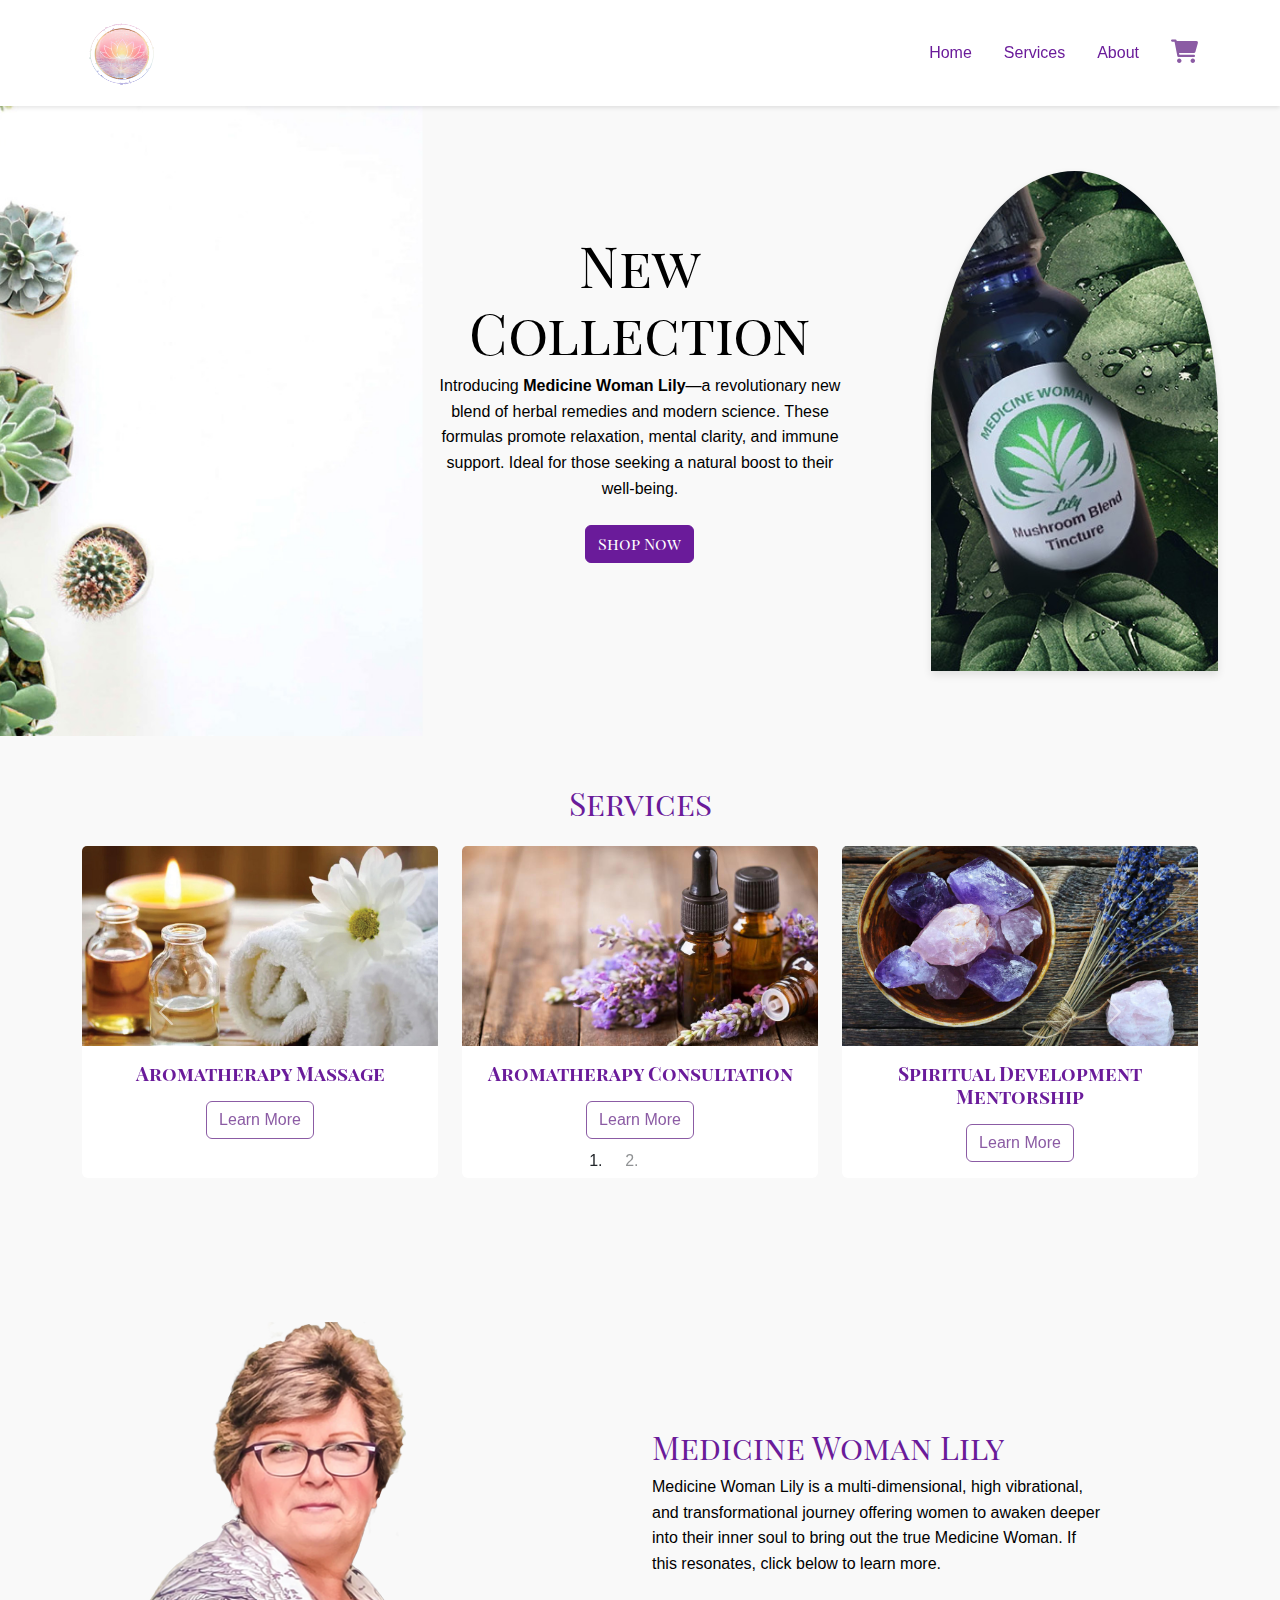
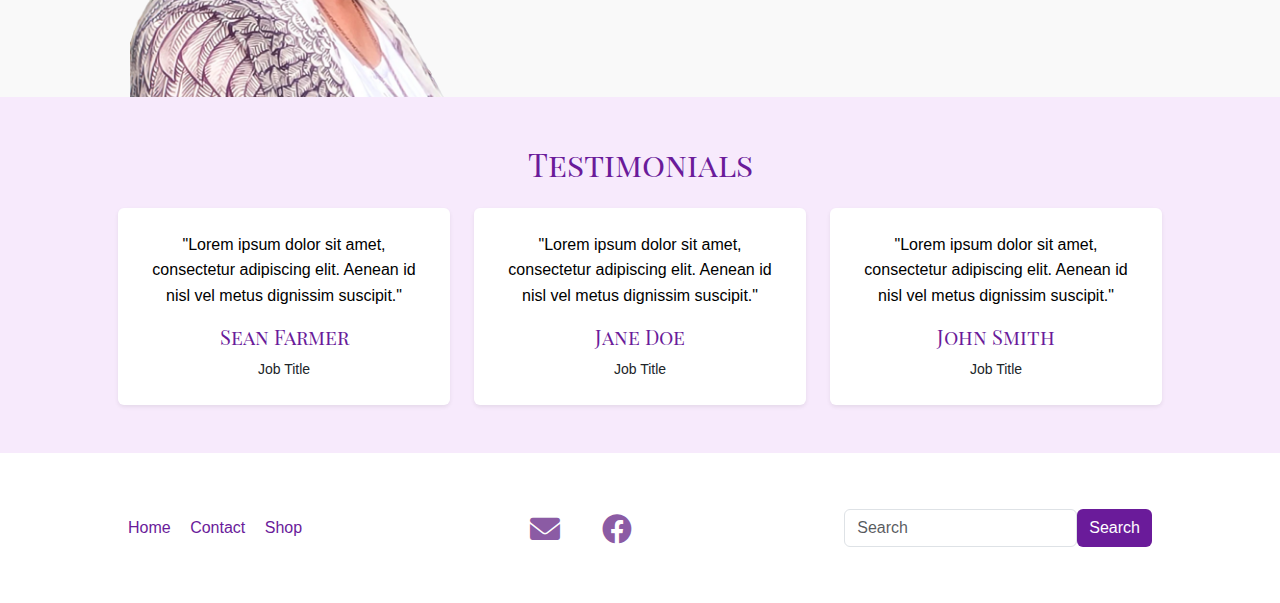
<file: index.html>
<!DOCTYPE html>
<html lang="en">
<head>
    <meta charset="UTF-8">
    <meta name="viewport" content="width=device-width, initial-scale=1.0">
    <title>Medicine Woman Lily</title>
    <link href="https://cdn.jsdelivr.net/npm/bootstrap@5.3.0-alpha1/dist/css/bootstrap.min.css" rel="stylesheet">
    <link href="https://fonts.googleapis.com/css2?family=Playfair+Display+SC&display=swap" rel="stylesheet">
    <link rel="stylesheet" href="https://cdnjs.cloudflare.com/ajax/libs/font-awesome/6.0.0-beta3/css/all.min.css">
    <link rel="stylesheet" href="css/custom.css">
    <link rel="icon" type="image/x-icon" href="walton-emma-images/favicon (1)/favicon.ico">
    <link rel="icon" type="image/png" href="walton-emma-images/favicon (1)/apple-touch-icon.png" sizes="96x96" />
</head>
<body>


<nav class="navbar sticky-top navbar-expand-lg navbar-light bg-white">
    <div class="container">
        <img src="walton-emma-images/PL-Purple-BG.png" width="80" height="90" alt="">
        <button class="navbar-toggler" type="button" data-bs-toggle="collapse" data-bs-target="#navbarNav" aria-controls="navbarNav" aria-expanded="false" aria-label="Toggle navigation">
            <span class="navbar-toggler-icon"></span>
        </button>
        <div class="collapse navbar-collapse justify-content-end" id="navbarNav">
            <ul class="nav">
                <li class="nav-item">
                    <a href="index.html" class="nav-link">Home</a>
                </li>
                <li class="nav-item">
                    <a href="services.html" class="nav-link">Services</a>
                </li>
                <li class="nav-item">
                    <a href="About-us.html" class="nav-link">About</a>
                </li>
            </ul>
         
            <div class="shopping-cart ms-3">
                <a href="cart.html" class="text-decoration-none">
                    <i class="fas fa-shopping-cart" style="color: #8b5ba4; font-size: 1.5rem;"></i>
                </a>
            </div>
        </div>
    </div>
</nav>

 

<div class="main-banner container-fluid p-0">
    <div class="main-banner-wrapper row align-items-center no-gutters" style="height: 70vh; ">
               
        <div class="image-left col-lg-4 p-0 d-none d-lg-block flip-image">
            <img src="walton-emma-images/plant-hero.jpg" class="img-fluid object-fit-cover" alt="Left Hero Image" >
        </div>

  
     
        <div class="col-lg-4 col-md-6 col-sm-12 text-center d-flex flex-column justify-content-center text">
            <div>
                <h1 class="display-4">New Collection</h1>
                <p>Introducing <strong>Medicine Woman Lily</strong>—a revolutionary new blend of herbal remedies and modern science. These formulas promote relaxation, mental clarity, and immune support. Ideal for those seeking a natural boost to their well-being.</p>
                <a href="#" class="btn btn-primary mt-2 mb-5">Shop Now</a>
            </div>
        </div>
  
        
        <div class="image-right col-lg-4 col-md-6 col-sm-12 pr-6 d-flex justify-content-center align-items-center">
            <div class="custom-image">
                <img src="walton-emma-images/product-hero.jpg" class="img-fluid" alt="Right Hero Image">
            </div>
        </div>
    </div>
  </div>
  

    


<div class="container mt-5 mb-5 pb-5">
    <h2 class="text-center mb-4">Services</h2>
    <div id="servicesCarousel" class="carousel slide" data-bs-ride="carousel">
        <!-- Carousel Indicators -->
        <ol class="carousel-indicators">
            <li data-bs-target="#servicesCarousel" data-bs-slide-to="0" class="active"></li>
            <li data-bs-target="#servicesCarousel" data-bs-slide-to="1"></li>
        </ol>

   
        <div class="carousel-inner">
            <div class="carousel-item active">
                <div class="row">
                    <div class="col-md-4 d-flex">
                        <div class="card h-100 w-100">
                            <img src="walton-emma-images/oil-services.jpg" class="card-img-top img-fluid" alt="Aromatherapy Massage" style="height:200px ; object-fit: cover;">
                            <div class="card-body text-center">
                                <h4 class="card-title">Aromatherapy Massage</h4>
                                <a href="#" class="btn btn-outline-primary mt-2">Learn More</a>
                            </div>
                        </div>
                    </div>
                    <div class="col-md-4 d-flex">
                        <div class="card h-100 w-100">
                            <img src="walton-emma-images/oils-services2.jpg" class="card-img-top img-fluid" alt="Aromatherapy Consultation" style="height: 200px ; object-fit: cover;">
                            <div class="card-body text-center">
                                <h4 class="card-title">Aromatherapy Consultation</h4>
                                <a href="#" class="btn btn-outline-primary mt-2">Learn More</a>
                            </div>
                        </div>
                    </div>
                    <div class="col-md-4 d-flex">
                        <div class="card h-100 w-100">
                            <img src="walton-emma-images/crystal-services.jpg" class="card-img-top img-fluid" alt="Spiritual Development Mentorship" style="height: 200px ; object-fit: cover;">
                            <div class="card-body text-center">
                                <h4 class="card-title">Spiritual Development Mentorship</h4>
                                <a href="#" class="btn btn-outline-primary mt-2">Learn More</a>
                            </div>
                        </div>
                    </div>
                </div>
            </div>
            <div class="carousel-item">
                <div class="row">
                    <div class="col-md-4 d-flex">
                        <div class="card h-100 w-100">
                            <img src="walton-emma-images/pets-services.jpg" class="card-img-top img-fluid" alt="Herbal Wellness Workshop" style="height: 200px ; object-fit: cover;">
                            <div class="card-body text-center">
                                <h4 class="card-title">Animal Communication & Harmonization</h4>
                                <a href="#" class="btn btn-outline-primary mt-2">Learn More</a>
                            </div>
                        </div>
                    </div>
                    <div class="col-md-4 d-flex">
                        <div class="card h-100 w-100">
                            <img src="walton-emma-images/lily-services.jpg" class="card-img-top img-fluid" alt="Energy Healing Sessions" style="height: 200px ; object-fit: cover;">
                            <div class="card-body text-center">
                                <h4 class="card-title">Medicine Woman Divination Collection</h4>
                                <a href="#" class="btn btn-outline-primary mt-2">Learn More</a>
                            </div>
                        </div>
                    </div>
                    <div class="col-md-4 d-flex">
                        <div class="card h-100 w-100">
                            <img src="walton-emma-images/healing-services.jpg" class="card-img-top img-fluid" alt="Customized Herbal Remedies" style="height: 200px ; object-fit: cover;">
                            <div class="card-body text-center">
                                <h4 class="card-title">Spiritual Touch Medicine</h4>
                                <a href="#" class="btn btn-outline-primary mt-2">Learn More</a>
                            </div>
                        </div>
                    </div>
                </div>
            </div>
        </div>

       
        <a class="carousel-control-prev" href="#servicesCarousel" role="button" data-bs-slide="prev">
            <span class="carousel-control-prev-icon" aria-hidden="true"></span>
            <span class="visually-hidden">Previous</span>
        </a>
        <a class="carousel-control-next" href="#servicesCarousel" role="button" data-bs-slide="next">
            <span class="carousel-control-next-icon" aria-hidden="true"></span>
            <span class="visually-hidden">Next</span>
        </a>
    </div>
</div>




 
    <div class="container mt-5 pt-5">
        <div class="row align-items-center">
            <div class="col-md-6">
                <img src="walton-emma-images/lily-about2.png"class="img-fluid px-5" alt="Medicine Woman Lily">
            </div>
            <div class="col-md-5" >
                <h2>Medicine Woman Lily</h2>
                <p>Medicine Woman Lily is a multi-dimensional, high vibrational, and transformational journey offering women to awaken deeper into their inner soul to bring out the true Medicine Woman. If this resonates, click below to learn more.</p>
            </div>
        </div>
    </div>


<div class="container-fluid py-5" style="background-color: #f7eafc;">
    <div class="container px-4 px-md-5"> <!-- Added horizontal padding -->
        <h2 class="text-center mb-4">Testimonials</h2>
        <div class="row g-4"> <!-- Added spacing between rows -->
           
            <div class="col-lg-4 text-center">
                <div class="p-4 shadow-sm rounded bg-white">
                    <p>"Lorem ipsum dolor sit amet, consectetur adipiscing elit. Aenean id nisl vel metus dignissim suscipit."</p>
                    <h5>Sean Farmer</h5>
                    <small>Job Title</small>
                </div>
            </div>
         
            <div class="col-lg-4 text-center">
                <div class="p-4 shadow-sm rounded bg-white">
                    <p>"Lorem ipsum dolor sit amet, consectetur adipiscing elit. Aenean id nisl vel metus dignissim suscipit."</p>
                    <h5>Jane Doe</h5>
                    <small>Job Title</small>
                </div>
            </div>
            
            <div class="col-lg-4 text-center ">
                <div class="p-4 shadow-sm rounded bg-white">
                    <p>"Lorem ipsum dolor sit amet, consectetur adipiscing elit. Aenean id nisl vel metus dignissim suscipit."</p>
                    <h5>John Smith</h5>
                    <small>Job Title</small>
                </div>
            </div>
        </div>
    </div>
  </div>


  
  <footer class="footer">
    <div class="container d-flex justify-content-between align-items-center p-5">
        <div class="footer-links">
            <a href="#">Home</a>
            <a href="#">Contact</a>
            <a href="#">Shop</a>
        </div>
        
        <div class="social-icons text-center">
            <a href="#" class="text-decoration-none mx-3">
                <i class="fas fa-envelope" style="color: #8b5ba4; font-size: 30px;"></i> 
            </a>
            <a href="#" class="text-decoration-none mx-3">
                <i class="fab fa-facebook" style="color: #8b5ba4; font-size: 30px;"></i> 
            </a>
        </div>
        <div class="search-box">
            <form class="d-flex">
                <input type="text" class="form-control" placeholder="Search">
                <button class="btn" type="submit">Search</button>
            </form>
        </div>
    </div>
</footer>


    <script src="https://cdn.jsdelivr.net/npm/bootstrap@5.3.0-alpha1/dist/js/bootstrap.bundle.min.js"></script>
</body>
</html>
</file>
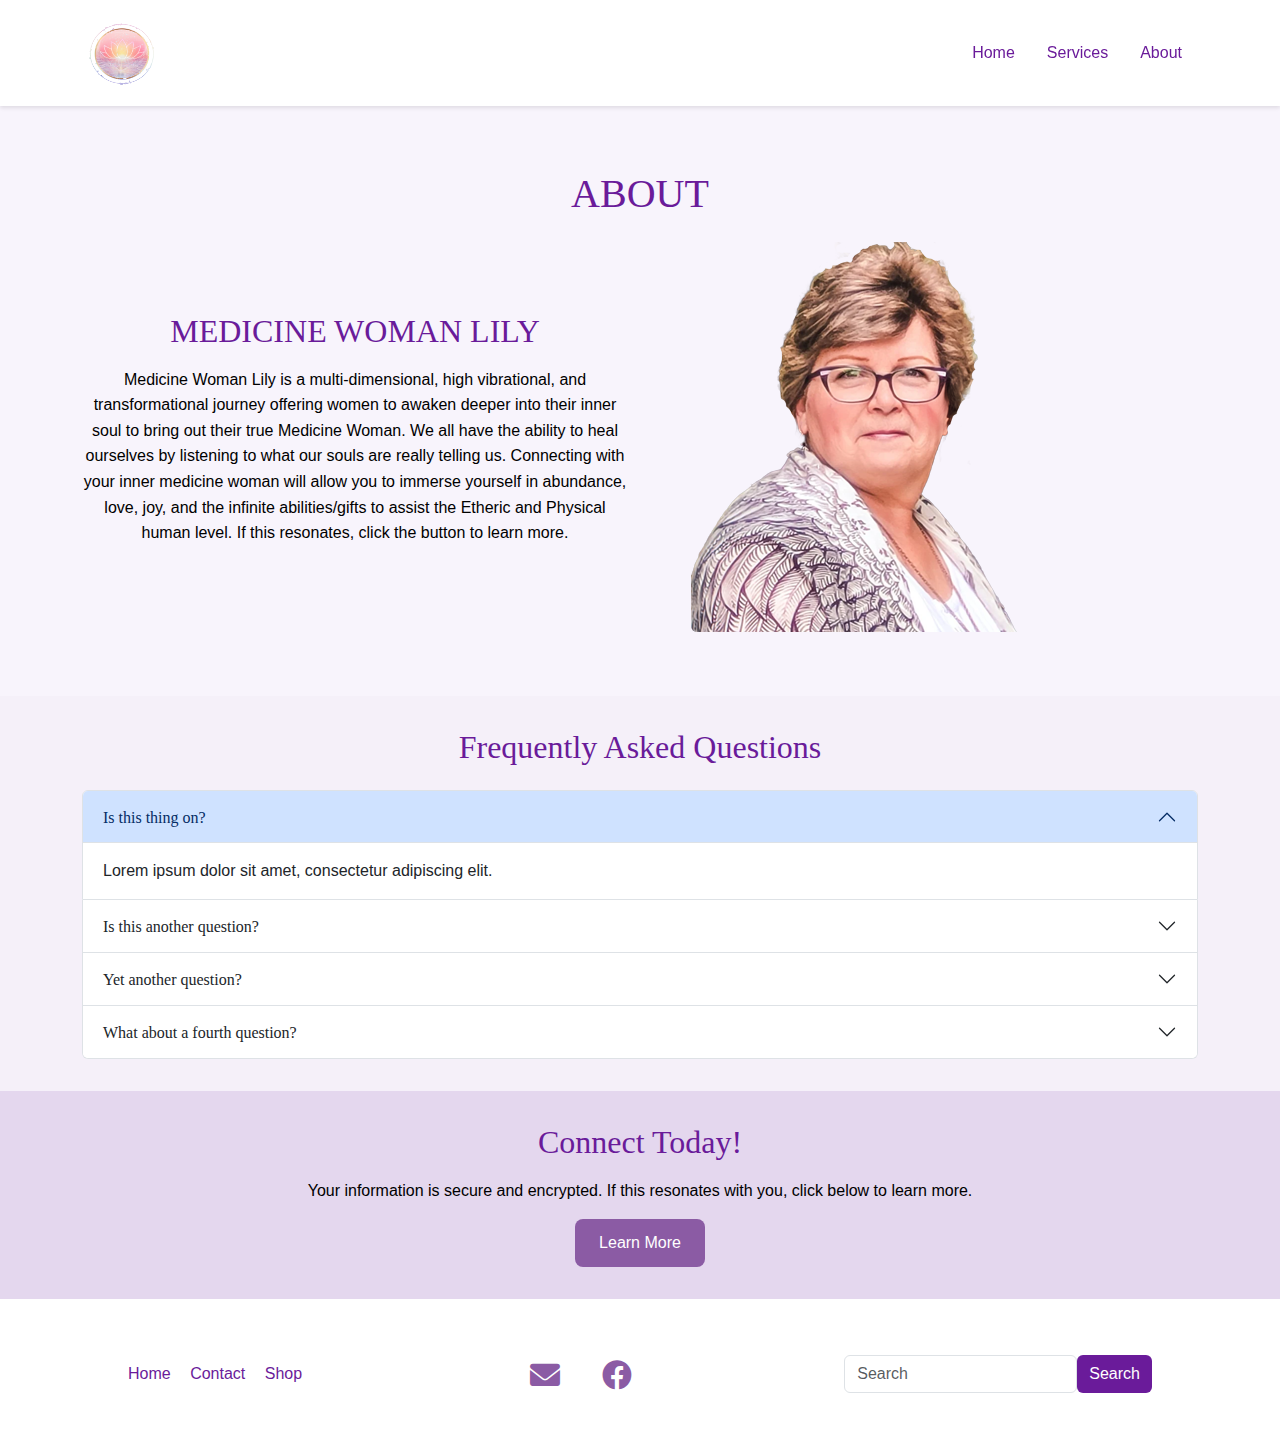
<file: About-us.html>
<!DOCTYPE html>
<html lang="en">
<head>
    <meta charset="UTF-8">
    <meta name="viewport" content="width=device-width, initial-scale=1.0">
    <title>About</title>
    <link href="https://cdn.jsdelivr.net/npm/bootstrap@5.3.0-alpha1/dist/css/bootstrap.min.css" rel="stylesheet">
    <link rel="stylesheet" href="https://cdnjs.cloudflare.com/ajax/libs/font-awesome/6.0.0-beta3/css/all.min.css">
    <link rel="stylesheet" href="css/custom.css">
    <link rel="icon" type="image/x-icon" href="walton-emma-images/favicon (1)/favicon.ico">
    <link rel="icon" type="image/png" href="walton-emma-images/favicon (1)/apple-touch-icon.png" sizes="96x96" />
</head>
<body>

 
    <nav class="navbar sticky-top navbar-expand-lg navbar-light bg-white ">
        <div class="container">
            <img src="walton-emma-images/PL-Purple-BG.png" width="80
            " height="90"alt="">
            <button class="navbar-toggler" type="button" data-bs-toggle="collapse" data-bs-target="#navbarNav" aria-controls="navbarNav" aria-expanded="false" aria-label="Toggle navigation">
                <span class="navbar-toggler-icon"></span>
            </button>
            <div class="collapse navbar-collapse justify-content-end" id="navbarNav">
                <ul class="nav">
                    <li class="nav-item">
                        <a href="index.html" class="nav-link">Home</a>
                    </li>
                    <li class="nav-item">
                        <a href="services.html" class="nav-link">Services</a>
                    </li>
                    <li class="nav-item">
                      <a href="About-us.html" class="nav-link">About</a>
                    </li>
                </ul>
                
            </div>
        </div>
    </nav>
 

<section id="about" class="about-section">
  <div class="container text-center">
    <h1 class="mb-4">ABOUT</h1>
    <div class="row align-items-center">
      <div class="col-lg-6">
        <h2 class="text-uppercase mb-3">Medicine Woman Lily</h2>
        <p>Medicine Woman Lily is a multi-dimensional, high vibrational, and transformational journey offering women to awaken deeper into their inner soul to bring out their true Medicine Woman. We all have the ability to heal ourselves by listening to what our souls are really telling us. Connecting with your inner medicine woman will allow you to immerse yourself in abundance, love, joy, and the infinite abilities/gifts to assist the Etheric and Physical human level. If this resonates, click the button to learn more.</p>
      </div>
      <div class="col-lg-6">
        <img src="walton-emma-images/lily-about2.png" alt="Medicine Woman Lily" class="img-fluid rounded">
      </div>
    </div>
  </div>
</section>


<section class="faq-section">
  <div class="container">
    <h2 class="text-center mb-4">Frequently Asked Questions</h2>
    <div class="accordion" id="faqAccordion">
      <div class="accordion-item">
        <h2 class="accordion-header" id="headingOne">
          <button class="accordion-button" type="button" data-bs-toggle="collapse" data-bs-target="#collapseOne" aria-expanded="true" aria-controls="collapseOne">
            Is this thing on?
          </button>
        </h2>
        <div id="collapseOne" class="accordion-collapse collapse show" aria-labelledby="headingOne">
          <div class="accordion-body">
            Lorem ipsum dolor sit amet, consectetur adipiscing elit.
          </div>
        </div>
      </div>
      <div class="accordion-item">
        <h2 class="accordion-header" id="headingTwo">
          <button class="accordion-button collapsed" type="button" data-bs-toggle="collapse" data-bs-target="#collapseTwo" aria-expanded="false" aria-controls="collapseTwo">
            Is this another question?
          </button>
        </h2>
        <div id="collapseTwo" class="accordion-collapse collapse" aria-labelledby="headingTwo">
          <div class="accordion-body">
            Another answer goes here.
          </div>
        </div>
      </div>
      <div class="accordion-item">
        <h2 class="accordion-header" id="headingThree">
          <button class="accordion-button collapsed" type="button" data-bs-toggle="collapse" data-bs-target="#collapseThree" aria-expanded="false" aria-controls="collapseThree">
            Yet another question?
          </button>
        </h2>
        <div id="collapseThree" class="accordion-collapse collapse" aria-labelledby="headingThree">
          <div class="accordion-body">
            This is the answer to the third question.
          </div>
        </div>
      </div>
      <div class="accordion-item">
        <h2 class="accordion-header" id="headingFour">
          <button class="accordion-button collapsed" type="button" data-bs-toggle="collapse" data-bs-target="#collapseFour" aria-expanded="false" aria-controls="collapseFour">
            What about a fourth question?
          </button>
        </h2>
        <div id="collapseFour" class="accordion-collapse collapse" aria-labelledby="headingFour">
          <div class="accordion-body">
            This is the answer to the fourth question.
          </div>
        </div>
      </div>
    </div>
  </div>
</section>


<section class="connect-section">
  <div class="container">
    <h2 class="mb-3">Connect Today!</h2>
    <p>Your information is secure and encrypted. If this resonates with you, click below to learn more.</p>
    <button>Learn More</button>
  </div>
</section>


<footer class="footer">
  <div class="container d-flex justify-content-between align-items-center p-5">
      <div class="footer-links">
          <a href="#">Home</a>
          <a href="#">Contact</a>
          <a href="#">Shop</a>
      </div>
      
      <div class="social-icons text-center">
          <a href="#" class="text-decoration-none mx-3">
              <i class="fas fa-envelope" style="color: #8b5ba4; font-size: 30px;"></i> 
          </a>
          <a href="#" class="text-decoration-none mx-3">
              <i class="fab fa-facebook" style="color: #8b5ba4; font-size: 30px;"></i> 
          </a>
      </div>
      <div class="search-box">
          <form class="d-flex">
              <input type="text" class="form-control" placeholder="Search">
              <button class="btn" type="submit">Search</button>
          </form>
      </div>
  </div>
</footer>

<script src="https://cdn.jsdelivr.net/npm/bootstrap@5.3.0-alpha3/dist/js/bootstrap.bundle.min.js"></script>
</body>
</html>
</file>
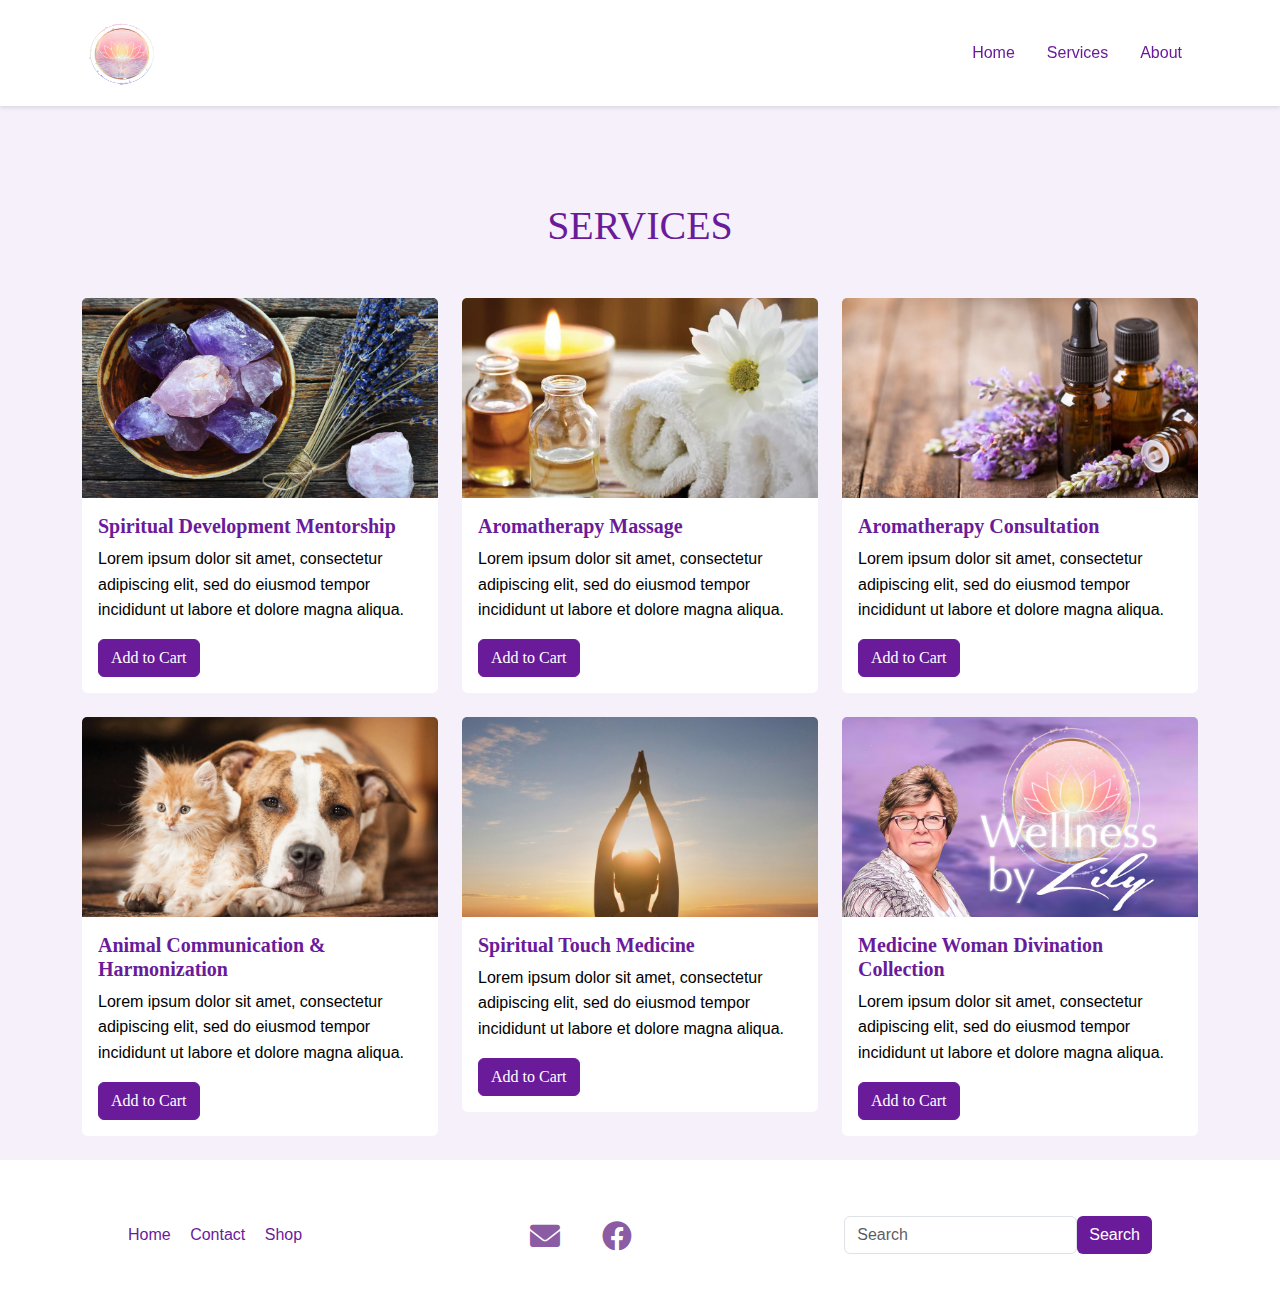
<file: services.html>
<!DOCTYPE html>
<html lang="en">
    <head>
        <meta charset="UTF-8">
        <meta name="viewport" content="width=device-width, initial-scale=1.0">
        <title>Services</title>
        <link href="https://cdn.jsdelivr.net/npm/bootstrap@5.3.0-alpha1/dist/css/bootstrap.min.css" rel="stylesheet">
        <link rel="stylesheet" href="https://cdnjs.cloudflare.com/ajax/libs/font-awesome/6.0.0-beta3/css/all.min.css">
        <link rel="stylesheet" href="css/custom.css">
        <link rel="icon" type="image/x-icon" href="walton-emma-images/favicon (1)/favicon.ico">
        <link rel="icon" type="image/png" href="walton-emma-images/favicon (1)/apple-touch-icon.png" sizes="96x96" />
    </head>
<body>

    
    <nav class="navbar sticky-top navbar-expand-lg navbar-light bg-white">
        <div class="container">
            <img src="walton-emma-images/PL-Purple-BG.png" width="80
            " height="90"alt="">
            <button class="navbar-toggler" type="button" data-bs-toggle="collapse" data-bs-target="#navbarNav" aria-controls="navbarNav" aria-expanded="false" aria-label="Toggle navigation">
                <span class="navbar-toggler-icon"></span>
            </button>
            <div class="collapse navbar-collapse justify-content-end" id="navbarNav">
                <ul class="nav">
                    <li class="nav-item">
                        <a href="index.html" class="nav-link">Home</a>
                    </li>
                    <li class="nav-item">
                        <a href="services.html" class="nav-link">Services</a>
                    </li>
                    <li class="nav-item">
                        <a href="About-us.html" class="nav-link">About</a>
                    </li>

                </ul>
                
            </div>
        </div>
    </nav>


<section class="services-section pt-5">
    <div class="container">
        <div class="container my-5">
            <h1 class="text-center">SERVICES</h1>
        </div>
        <div class="row">
            <div class="col-md-4 mb-4">
                <div class="card">
                    <img src="walton-emma-images/crystal-services.jpg" class="card-img-top img-fluid" alt="Service 1" style="height: 200px; object-fit: cover;">
                    <div class="card-body">
                        <h5 class="card-title">Spiritual Development Mentorship</h5>
                        <p class="card-text">Lorem ipsum dolor sit amet, consectetur adipiscing elit, sed do eiusmod tempor incididunt ut labore et dolore magna aliqua.</p>
                        <a href="#" class="btn btn-primary">Add to Cart</a>
                    </div>
                </div>
            </div>
    
            <div class="col-md-4 mb-4">
                <div class="card">
                    <img src="walton-emma-images/oil-services.jpg" class="card-img-top img-fluid" alt="Service 2" style="height: 200px; object-fit: cover;">
                    <div class="card-body">
                        <h5 class="card-title">Aromatherapy Massage</h5>
                        <p class="card-text">Lorem ipsum dolor sit amet, consectetur adipiscing elit, sed do eiusmod tempor incididunt ut labore et dolore magna aliqua.</p>
                        <a href="#" class="btn btn-primary">Add to Cart</a>
                    </div>
                </div>
            </div>
    
            <div class="col-md-4 mb-4">
                <div class="card">
                    <img src="walton-emma-images/oils-services2.jpg" class="card-img-top img-fluid" alt="Service 3" style="height: 200px; object-fit: cover;">
                    <div class="card-body">
                        <h5 class="card-title">Aromatherapy Consultation</h5>
                        <p class="card-text">Lorem ipsum dolor sit amet, consectetur adipiscing elit, sed do eiusmod tempor incididunt ut labore et dolore magna aliqua.</p>
                        <a href="#" class="btn btn-primary">Add to Cart</a>
                    </div>
                </div>
            </div>
    
            
            <div class="col-md-4 mb-4">
                <div class="card">
                    <img src="walton-emma-images/pets-services.jpg" class="card-img-top img-fluid" alt="Service 4" style="height: 200px; object-fit: cover;">
                    <div class="card-body">
                        <h5 class="card-title">Animal Communication & Harmonization</h5>
                        <p class="card-text">Lorem ipsum dolor sit amet, consectetur adipiscing elit, sed do eiusmod tempor incididunt ut labore et dolore magna aliqua.</p>
                        <a href="#" class="btn btn-primary">Add to Cart</a>
                    </div>
                </div>
            </div>
    
            <div class="col-md-4 mb-4">
                <div class="card">
                    <img src="walton-emma-images/healing-services.jpg" class="card-img-top img-fluid" alt="Service 5" style="height: 200px; object-fit: cover;">
                    <div class="card-body">
                        <h5 class="card-title">Spiritual Touch Medicine</h5>
                        <p class="card-text">Lorem ipsum dolor sit amet, consectetur adipiscing elit, sed do eiusmod tempor incididunt ut labore et dolore magna aliqua.</p>
                        <a href="#" class="btn btn-primary">Add to Cart</a>
                    </div>
                </div>
            </div>
    
            <div class="col-md-4 mb-4">
                <div class="card">
                    <img src="walton-emma-images/lily-services.jpg" class="card-img-top img-fluid" alt="Service 6" style="height: 200px; object-fit: cover;">
                    <div class="card-body">
                        <h5 class="card-title">Medicine Woman Divination Collection</h5>
                        <p class="card-text">Lorem ipsum dolor sit amet, consectetur adipiscing elit, sed do eiusmod tempor incididunt ut labore et dolore magna aliqua.</p>
                        <a href="#" class="btn btn-primary">Add to Cart</a>
                    </div>
                </div>
            </div>
        </div>
    </div>
</section>



<footer class="footer">
    <div class="container d-flex justify-content-between align-items-center p-5">
        <div class="footer-links">
            <a href="#">Home</a>
            <a href="#">Contact</a>
            <a href="#">Shop</a>
        </div>
       
        <div class="social-icons text-center">
            <a href="#" class="text-decoration-none mx-3">
                <i class="fas fa-envelope" style="color: #8b5ba4; font-size: 30px;"></i> 
            </a>
            <a href="#" class="text-decoration-none mx-3">
                <i class="fab fa-facebook" style="color: #8b5ba4; font-size: 30px;"></i> 
            </a>
        </div>
        <div class="search-box">
            <form class="d-flex">
                <input type="text" class="form-control" placeholder="Search">
                <button class="btn" type="submit">Search</button>
            </form>
        </div>
    </div>
</footer>

<script src="https://cdn.jsdelivr.net/npm/bootstrap@5.3.0-alpha3/dist/js/bootstrap.bundle.min.js"></script>
</body>
</html>
</file>
<file: css/custom.css>
body {
    font-family: 'Arial', sans-serif;
    background-color: #f9f9f9;
}

.navbar {
    box-shadow: 0 2px 4px rgba(0, 0, 0, 0.1);
}

h1, h2 {
    color: #333;
}

.card {
    border: none;
}

.card-title {
    font-weight: bold;
    color: #6a1b9a;
}

.text-center p {
    color: black;
}

p {
    line-height: 1.6;
}


.custom-image {
    position: relative;
    width: 70%; 
    max-width: 1600px;
    height: 500px; 
    border-radius: 50% 50% 0 0; 
    overflow: hidden; 
    box-shadow: 0 4px 8px rgba(0, 0, 0, 0.1); 
}

.custom-image img {
    width: 80%;
    height: 80%;
    object-fit: cover; 
    transform: scale(1.7); 
    transition: transform 0.3s ease; 
}

.main-banner .main-banner-wrapper,
.main-banner .image-left,
.main-banner .image-left img {
    height: 100%;
}

.main-banner {
    overflow: hidden;
}

.about-section {
    background-color: #f8f4fc;
    padding: 4rem 0;
  }
  .faq-section {
    background-color: #f5f0f9;
    padding: 2rem 0;
  }
  .connect-section {
    background-color: #e4d7ee;
    text-align: center;
    padding: 2rem 0;
  }
  .connect-section button {
    background-color: #8b5ba4;
    color: white;
    border: none;
    padding: 0.75rem 1.5rem;
    border-radius: 0.5rem;
  }

  .flip-image {
    transform: scaleX(-1);
   
}

.services-section{
    background-color: #f5f0f9;
}

.page-title{
    background-color: #f5f0f9;
}
:root {
    --dark-purple: #6a1b9a;
}


h1, h2, h3, h4, h5, h6 {
    color: var(--dark-purple);
    font-family: 'Playfair Display SC', serif;
}


.btn-primary {
    background-color: var(--dark-purple);
    border-color: var(--dark-purple);
    font-family: 'Playfair Display SC', serif;
}


.btn-primary:hover {
    background-color: #8b5ba4;  
    border-color: #6a1b9a;      
}



.navbar .nav-link {
    color: #6a1b9a; 
}


.navbar .nav-link:hover {
    color: #8b5ba4;
}

.btn-outline-primary {
    color: #8b5ba4; 
    border-color: #8b5ba4; 
}

.btn-outline-primary:hover {
    background-color: #8b5ba4; 
    color: white; 
    border-color: #6a1b9a; 
}

h4 {
    font-size: 1.2rem; 
}

.footer {
    background-color: white; 
    color: #6a1b9a;
}

.footer a {
    color: #6a1b9a; 
    text-decoration: none; 
    margin-right: 15px;
}

.footer a:hover {
    color: #8b5ba4; 
    
}


.footer .search-box button {
    background-color: #6a1b9a; 
    color: white; 
    border: none; 
}

.footer .search-box button:hover {
    background-color: #8b5ba4; 
}

h1.display-4,
p {
    color: black; 
}

.social-icons a {
    margin: 0 10px; 
    font-size: 36px; 
}

.social-icons a:hover {
    color: #6a1b9a; 
}

.social-icons {
    flex-direction: row; 
}
.footer-links, .search-box {
    margin: 0 10px; 
}

@media (max-width: 991px) {
    .footer-links, .search-box {
        display: none;
    }
    .social-icons {
        display: flex;
        justify-content: center; 
        align-items: center; 
        flex: 1; 
    }
}
</file>
